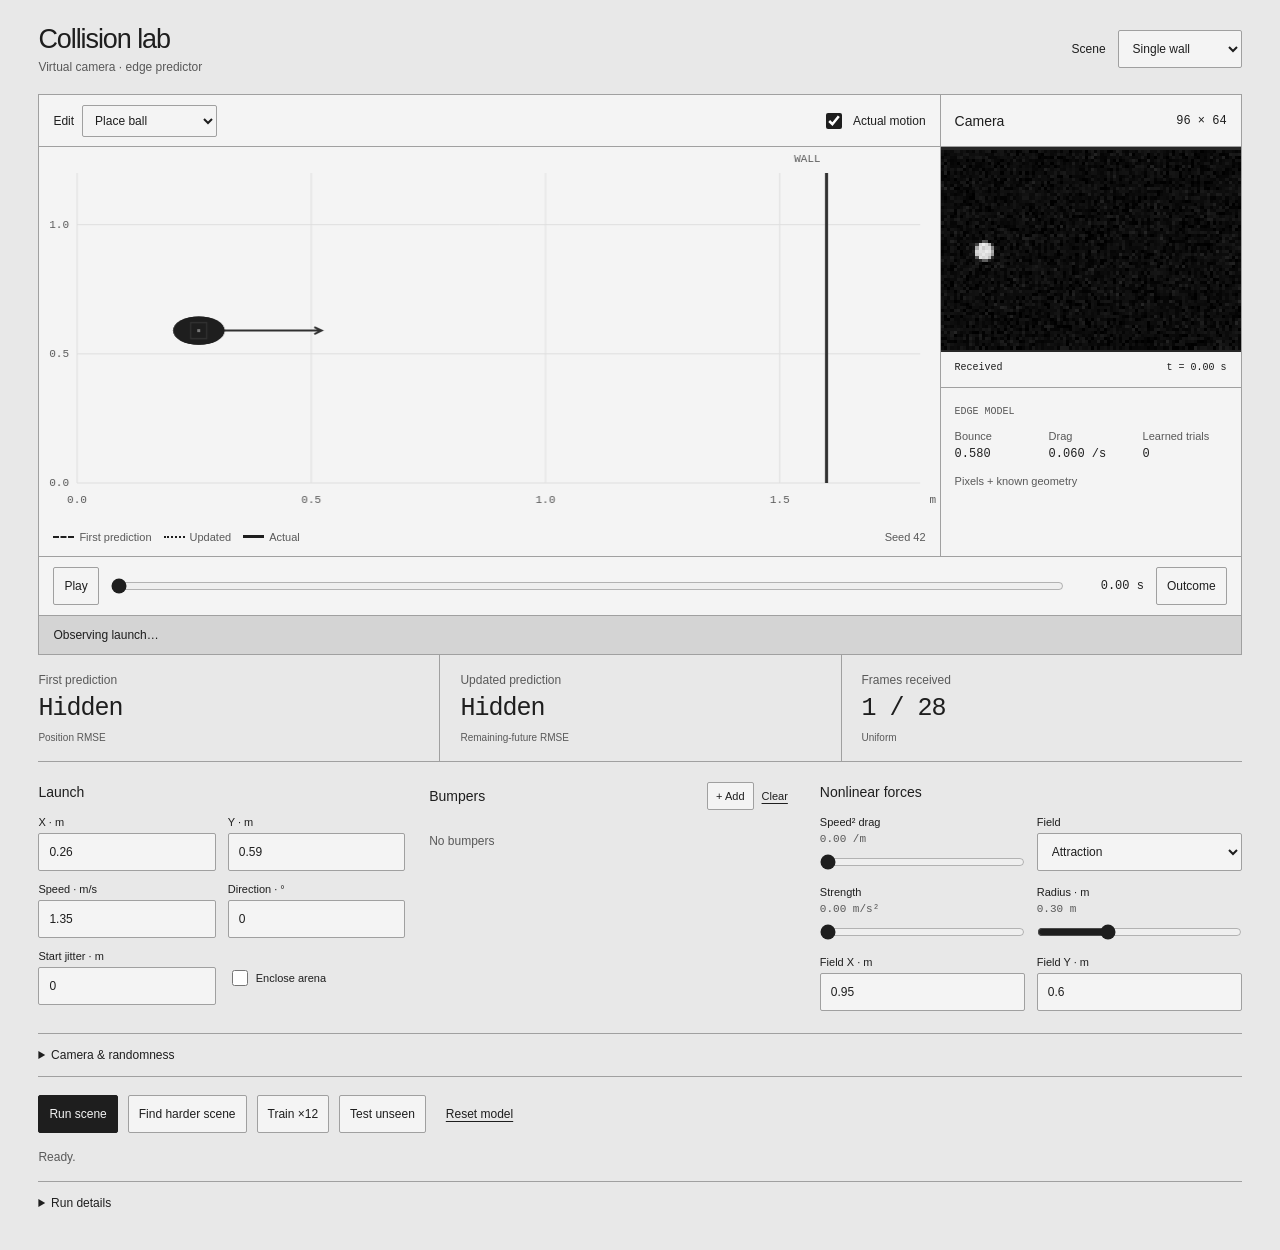
<file: index.html>
<!doctype html>
<html lang="en">
<head><meta charset="utf-8"><meta name="viewport" content="width=device-width, initial-scale=1"><title>Collision lab</title><link rel="stylesheet" href="style.css"></head>
<body><main id="collision-app">
  <header><h1>Collision lab<span>Virtual camera · edge predictor</span></h1><label class="preset-label">Scene<select id="preset"><option value="wall">Single wall</option><option value="bumpers">Bumper course</option><option value="vortex">Vortex arena</option></select></label></header>
  <section class="workspace" aria-label="Simulation">
    <div class="simulation">
      <div class="panel-title"><label>Edit<select id="edit-mode"><option value="launch">Place ball</option><option value="add">Add bumper</option><option value="move">Move bumper</option><option value="remove">Remove bumper</option><option value="field">Move force center</option></select></label><label class="check"><input id="reveal" type="checkbox" checked> Actual motion</label></div>
      <canvas id="world" role="img" aria-label="Editable scene. Use the edit menu and click the scene, or use the numeric controls below."></canvas>
      <div class="legend"><span><i class="line dashed"></i>First prediction</span><span><i class="line dotted"></i>Updated</span><span><i class="line solid"></i>Actual</span><span id="dirty">Click to place the ball</span></div>
    </div>
    <aside class="camera-panel">
      <div class="panel-title"><h2>Camera</h2><span class="mono">96 × 64</span></div>
      <canvas id="camera" role="img" aria-label="Camera pixels received by the predictor"></canvas>
      <div class="camera-caption"><span id="camera-status">Ready</span><span id="camera-time">—</span></div>
      <div class="edge-state"><span>EDGE MODEL</span><dl><div><dt>Bounce</dt><dd id="student-e">—</dd></div><div><dt>Drag</dt><dd id="student-drag">—</dd></div><div><dt>Learned trials</dt><dd id="student-n">0</dd></div></dl><p id="model-scope">Pixels + known geometry</p></div>
    </aside>
    <div class="transport"><button id="play" type="button">Play</button><input id="timeline" type="range" min="0" max="1000" value="0" aria-label="Replay time"><output id="time-value">0.00 s</output><button id="finish" type="button">Outcome</button></div>
    <div class="event-strip" id="event-strip" role="status" aria-live="polite">Ready.</div>
  </section>
  <section class="metrics" aria-label="Results"><div><span>First prediction</span><strong id="frozen-error">—</strong><small id="frozen-detail">Position RMSE</small></div><div><span>Updated prediction</span><strong id="corrected-error">—</strong><small id="correction-detail">Position RMSE</small></div><div><span>Frames received</span><strong id="frame-count">—</strong><small id="frame-detail">Fixed request budget</small></div></section>
  <section class="editor" aria-label="Scene controls">
    <div class="editor-group"><h2>Launch</h2><div class="launch-grid">
      <label>X · m<input data-config="startX" id="startX" type="number" min="0.06" max="1.54" step="any" value="0.26"></label>
      <label>Y · m<input data-config="startY" id="startY" type="number" min="0.06" max="1.14" step="any" value="0.59"></label>
      <label>Speed · m/s<input data-config="speed" id="speed" type="number" min="0" max="4" step="any" value="1.35"></label>
      <label>Direction · °<input data-config="headingDeg" id="headingDeg" type="number" min="-180" max="180" step="any" value="0"></label>
      <label>Start jitter · m<input data-config="launchJitter" id="launchJitter" type="number" min="0" max="0.15" step="any" value="0"></label>
      <label class="check boundary"><input data-config="arenaWalls" id="arenaWalls" type="checkbox"> Enclose arena</label>
    </div></div>
    <div class="editor-group"><div class="group-top"><h2>Bumpers</h2><div><button id="add-obstacle" type="button">+ Add</button><button id="clear-obstacles" type="button" class="text-button">Clear</button></div></div><div id="obstacle-list" class="obstacle-list"></div></div>
    <div class="editor-group"><h2>Nonlinear forces</h2><div class="force-grid">
      <label>Speed² drag <output id="quadraticDrag-value"></output><input data-config="quadraticDrag" id="quadraticDrag" type="range" min="0" max="2" step="any" value="0"></label>
      <label>Field<select data-config="fieldMode" id="fieldMode"><option value="vortex">Vortex</option><option value="attract">Attraction</option><option value="repel">Repulsion</option></select></label>
      <label>Strength <output id="fieldStrength-value"></output><input data-config="fieldStrength" id="fieldStrength" type="range" min="0" max="8" step="any" value="0"></label>
      <label>Radius · m <output id="fieldRadius-value"></output><input data-config="fieldRadius" id="fieldRadius" type="range" min="0.05" max="0.8" step="any" value="0.3"></label>
      <label>Field X · m<input data-config="fieldX" id="fieldX" type="number" min="0" max="1.6" step="any" value="0.95"></label>
      <label>Field Y · m<input data-config="fieldY" id="fieldY" type="number" min="0" max="1.2" step="any" value="0.6"></label>
    </div></div>
  </section>
  <details class="advanced"><summary>Camera & randomness</summary><div class="controls-grid">
    <label>Bounce variation <output id="bounceRandomness-value"></output><input data-config="bounceRandomness" id="bounceRandomness" type="range" min="0" max="0.3" step="any" value="0.08"></label>
    <label>Pixel noise <output id="cameraNoise-value"></output><input data-config="cameraNoise" id="cameraNoise" type="range" min="0" max="24" step="any" value="8"></label>
    <label>Impact blackout <output id="blackoutMs-value"></output><input data-config="blackoutMs" id="blackoutMs" type="range" min="0" max="550" step="any" value="170"></label>
    <label>Sampling<select data-config="sampling" id="sampling"><option value="uniform">Uniform</option><option value="burst">Near predicted impact</option></select></label>
    <label>Seed<input data-config="seed" id="seed" type="number" min="0" max="4294967295" step="1" value="42"></label>
    <label>Restitution <output id="restitution-value"></output><input data-config="restitution" id="restitution" type="range" min="0.2" max="0.96" step="any" value="0.76"></label>
    <label>Roughness <output id="roughnessDeg-value"></output><input data-config="roughnessDeg" id="roughnessDeg" type="range" min="0" max="16" step="any" value="4"></label>
    <label>Linear drag <output id="drag-value"></output><input data-config="drag" id="drag" type="range" min="0" max="0.5" step="any" value="0.14"></label>
    <label>Frame loss <output id="dropRate-value"></output><input data-config="dropRate" id="dropRate" type="range" min="0" max="0.4" step="any" value="0.04"></label>
    <label>Exposure <output id="exposureMs-value"></output><input data-config="exposureMs" id="exposureMs" type="range" min="0" max="70" step="any" value="14"></label>
    <label>Frame budget<input data-config="frameBudget" id="frameBudget" type="number" min="16" max="64" step="1" value="28"></label>
  </div></details>
  <div class="actions"><button id="run" type="button" class="primary">Run scene</button><button id="challenge" type="button">Find harder scene</button><button id="train" type="button">Train ×12</button><button id="evaluate" type="button">Test unseen</button><button id="reset" type="button" class="text-button">Reset model</button></div>
  <div class="work-status" role="status" aria-live="polite"><span id="work-status">Ready.</span><progress id="progress" value="0" max="1" hidden></progress></div><p id="error" role="alert" hidden></p>
  <section id="evaluation" class="evaluation" hidden aria-labelledby="evaluation-title"><div class="section-top"><h2 id="evaluation-title">Unseen trials</h2><span id="eval-count" class="mono"></span></div><div class="table-wrap"><table><thead><tr><th>Model</th><th>Mean RMSE</th><th>90th percentile</th><th>Updated RMSE</th></tr></thead><tbody id="eval-body"></tbody></table></div><p id="eval-summary"></p></section>
  <details class="details"><summary>Run details</summary><div class="detail-row"><span>Image data: <b id="bytes">—</b></span><span>Browser fit: <b id="fit-time">—</b></span><button id="export" type="button">Export JSON</button><a href="README.md">How it works</a></div><ol id="log" class="log"></ol><p class="disclaimer">Simulated hardware. Shading is uncalibrated model spread. The predictor models linear drag and known obstacles; added force fields are unmodeled.</p></details>
</main><script src="engine.js"></script><script src="app.js"></script></body></html>
</file>
<file: style.css>
:root{--canvas:#e8e8e8;--surface:#d4d4d4;--paper:#f4f4f4;--ink:#1e1e1e;--muted:#595959;--line:#a0a0a0;--mono:ui-monospace,SFMono-Regular,Consolas,monospace;font-family:Arial,Helvetica,sans-serif;color:var(--ink);background:var(--canvas);color-scheme:light}
*{box-sizing:border-box}body{margin:0}h1,h2,p,dl{margin:0}button,input,select{font:inherit}button,select,input[type=number]{min-height:38px;border:1px solid var(--line);border-radius:2px;background:var(--paper);color:var(--ink);padding:7px 10px}button{cursor:pointer}button:hover:not(:disabled){background:var(--surface);border-color:var(--ink)}button:disabled{opacity:.45;cursor:wait}.primary{background:var(--ink);color:var(--paper);border-color:var(--ink)}.primary:hover:not(:disabled){background:#444;color:var(--paper)}:focus-visible{outline:2px solid var(--ink);outline-offset:3px}input[type=range]{accent-color:var(--ink);width:100%;min-height:24px;margin:0}input[type=checkbox]{accent-color:var(--ink);width:16px;height:16px}a{color:inherit;text-underline-offset:3px}small,p{line-height:1.5}.mono,output,.camera-caption,dd,.metrics strong{font-family:var(--mono);font-variant-numeric:tabular-nums}#collision-app{max-width:1440px;margin:auto;padding:24px clamp(16px,3vw,44px)}header{display:flex;justify-content:space-between;align-items:center;gap:24px;padding-bottom:20px}h1{font-size:27px;font-weight:500;letter-spacing:-.04em}h1 span{display:block;font-size:12px;color:var(--muted);letter-spacing:0;margin-top:5px}h2{font-size:14px;font-weight:500}.preset-label{display:flex;align-items:center;gap:12px;font-size:12px}.workspace{border:1px solid var(--line);background:var(--paper);display:grid;grid-template-columns:minmax(0,1fr) 300px}.simulation{min-width:0;border-right:1px solid var(--line)}.panel-title{display:flex;align-items:center;justify-content:space-between;gap:12px;min-height:52px;padding:8px 14px;border-bottom:1px solid var(--line);font-size:12px}.panel-title>label{display:flex;align-items:center;gap:8px}.panel-title select{font-size:12px;min-height:32px;padding:5px 8px}.check{display:flex;align-items:center;gap:6px;font-size:12px;white-space:nowrap}.camera-panel{min-width:0}canvas{display:block;width:100%}#world{height:370px;touch-action:none;cursor:crosshair}#camera{height:205px;image-rendering:pixelated;background:#262626}.legend{display:flex;flex-wrap:wrap;gap:12px;padding:10px 14px;font-size:11px;color:var(--muted);min-height:39px}.legend>span{display:flex;align-items:center;gap:5px}#dirty{margin-left:auto}.line{display:inline-block;width:21px;height:0;border-top:2px solid var(--ink)}.dashed{border-top-style:dashed}.dotted{border-top-style:dotted}.solid{border-top-width:3px}.camera-caption{display:flex;justify-content:space-between;gap:5px;padding:10px 14px;font-size:10px;min-height:35px}.edge-state{padding:12px 14px;border-top:1px solid var(--line)}.edge-state>span{font-family:var(--mono);font-size:10px;color:var(--muted)}dl{margin-top:12px;display:grid;grid-template-columns:1fr 1fr 1fr;gap:10px}dt{font-size:11px;color:var(--muted)}dd{font-size:12px;margin:5px 0 0}.edge-state p{font-size:11px;color:var(--muted);margin-top:12px}.transport{grid-column:1/-1;display:flex;gap:12px;align-items:center;padding:10px 14px;border-top:1px solid var(--line)}.transport input{flex:1;min-width:30px}.transport output{min-width:68px;font-size:12px;text-align:right}.transport button{font-size:12px}.event-strip{grid-column:1/-1;padding:10px 14px;background:var(--surface);border-top:1px solid var(--line);font-size:12px;line-height:1.5;min-height:39px}.metrics{display:grid;grid-template-columns:repeat(3,1fr);border-bottom:1px solid var(--line);margin-bottom:22px}.metrics>div{padding:18px 14px 16px 0;display:flex;flex-direction:column;gap:7px}.metrics>div+div{border-left:1px solid var(--line);padding-left:20px}.metrics>div>span{font-size:12px;color:var(--muted)}.metrics strong{font-size:25px;font-weight:400;letter-spacing:-.04em}.metrics small{font-size:10px;color:var(--muted)}.editor{display:grid;grid-template-columns:1fr 1fr 1.15fr;gap:24px}.editor-group{min-width:0}.editor-group>h2,.group-top{margin-bottom:16px}.group-top{display:flex;align-items:center;justify-content:space-between;gap:8px;height:24px}.group-top button{font-size:11px;min-height:28px;padding:4px 8px}.launch-grid,.force-grid{display:grid;grid-template-columns:1fr 1fr;gap:12px}.editor label,.controls-grid>label{display:flex;flex-direction:column;gap:5px;font-size:11px;min-width:0}.editor input[type=number]{width:100%;min-width:0;font-size:12px}.editor select{font-size:12px;width:100%}.editor label.check{flex-direction:row;align-self:center;white-space:normal}.editor output{font-size:11px;color:var(--muted)}.obstacle-list{display:flex;flex-direction:column;gap:8px}.obstacle-empty{font-size:12px;color:var(--muted);padding:8px 0}.obstacle-row{display:grid;grid-template-columns:repeat(3,minmax(0,1fr)) 28px;gap:6px;align-items:end}.obstacle-row input{padding:6px;min-height:34px}.obstacle-row button{min-height:34px;padding:4px}.obstacle-row label{font-size:10px}.text-button{background:transparent;border:0;text-decoration:underline;text-underline-offset:3px}.advanced{margin-top:22px;border-top:1px solid var(--line);border-bottom:1px solid var(--line)}summary{cursor:pointer;font-size:12px;padding:14px 0}.controls-grid{display:grid;grid-template-columns:repeat(4,minmax(0,1fr));gap:20px;padding:8px 0 22px}.controls-grid output{font-size:11px;color:var(--muted)}.controls-grid input[type=number],.controls-grid select{width:100%;font-size:12px}.actions{display:flex;gap:10px;flex-wrap:wrap;padding-top:18px}.actions button{font-size:12px}.work-status{display:flex;justify-content:space-between;align-items:center;gap:16px;min-height:48px;padding:12px 0;font-size:12px;color:var(--muted)}progress{accent-color:var(--ink);width:180px;height:8px}#error{font-size:13px;padding:12px;border:2px solid var(--ink);margin-bottom:16px}.section-top{display:flex;justify-content:space-between;align-items:center;gap:12px;margin-bottom:12px;font-size:11px}.evaluation{padding:20px 0;border-top:1px solid var(--line)}.table-wrap{overflow:auto}table{border-collapse:collapse;width:100%;font-size:12px;text-align:left}th,td{padding:12px 10px;border-bottom:1px solid var(--line)}th{font-weight:500}td:not(:first-child){font-family:var(--mono);font-size:11px}.evaluation p{font-size:11px;color:var(--muted);margin-top:12px}.details{border-top:1px solid var(--line)}.detail-row{display:flex;align-items:center;gap:16px;flex-wrap:wrap;font-size:11px}.detail-row button{font-size:11px;min-height:30px}.log{padding:0 0 0 20px;font-size:11px;color:var(--muted);line-height:1.5}.log li{padding:5px 0}.disclaimer{font-size:11px;color:var(--muted);margin-top:14px}[hidden]{display:none!important}
@media(max-width:1000px){.workspace{grid-template-columns:minmax(0,1fr) 240px}#world{height:340px}#camera{height:175px}.editor{gap:18px;grid-template-columns:1fr 1fr}.editor-group:last-child{grid-column:1/-1}.force-grid{grid-template-columns:repeat(3,minmax(0,1fr))}.camera-caption{font-size:10px}.edge-state dl{grid-template-columns:1fr 1fr}.legend{gap:9px}#dirty{margin-left:0;flex-basis:100%}}
@media(max-width:650px){#collision-app{padding-top:18px}header{align-items:flex-start;gap:12px}h1{font-size:22px}h1 span{font-size:10px}.preset-label{display:block;font-size:10px}.preset-label select{display:block;margin-top:4px;font-size:12px;min-height:34px;max-width:138px}.workspace{display:block}.simulation{border-right:0}#world{height:290px}.camera-panel{display:grid;grid-template-columns:1fr 1fr;border-top:1px solid var(--line)}.camera-panel .panel-title{grid-column:1/-1;min-height:38px}.camera-panel #camera{height:170px}.camera-caption{grid-column:1;grid-row:3;flex-wrap:wrap;font-size:10px}.edge-state{grid-column:2;grid-row:2/4;border-top:0;border-left:1px solid var(--line);padding:12px}.edge-state dl{grid-template-columns:1fr}.edge-state p{font-size:10px}.transport{gap:8px;padding:10px}.transport button{padding:8px;min-height:40px}.transport output{min-width:55px;font-size:11px}.metrics>div{padding:16px 8px 14px 0}.metrics>div+div{padding-left:10px}.metrics>div>span{font-size:10px}.metrics strong{font-size:22px}.metrics small{font-size:10px}.editor{grid-template-columns:1fr}.editor-group:last-child{grid-column:auto}.force-grid{grid-template-columns:1fr 1fr}.editor-group{border-bottom:1px solid var(--line);padding-bottom:18px}.editor label,.controls-grid>label{font-size:12px}.editor input[type=number],.editor select,.controls-grid input[type=number],.controls-grid select{font-size:16px;min-height:42px}.controls-grid{grid-template-columns:1fr 1fr}.advanced{margin-top:0;border-top:0}.actions button{flex:1 1 42%;min-height:42px}.work-status{flex-direction:column;align-items:stretch;gap:8px}progress{width:100%}.check{font-size:11px}.panel-title{gap:8px;padding:8px 10px}.panel-title>label{gap:5px}.panel-title select{max-width:140px}.obstacle-row{grid-template-columns:repeat(3,minmax(0,1fr)) 36px}.obstacle-row button{min-height:42px}}
@media(prefers-reduced-motion:reduce){*{scroll-behavior:auto!important}}
</file>
